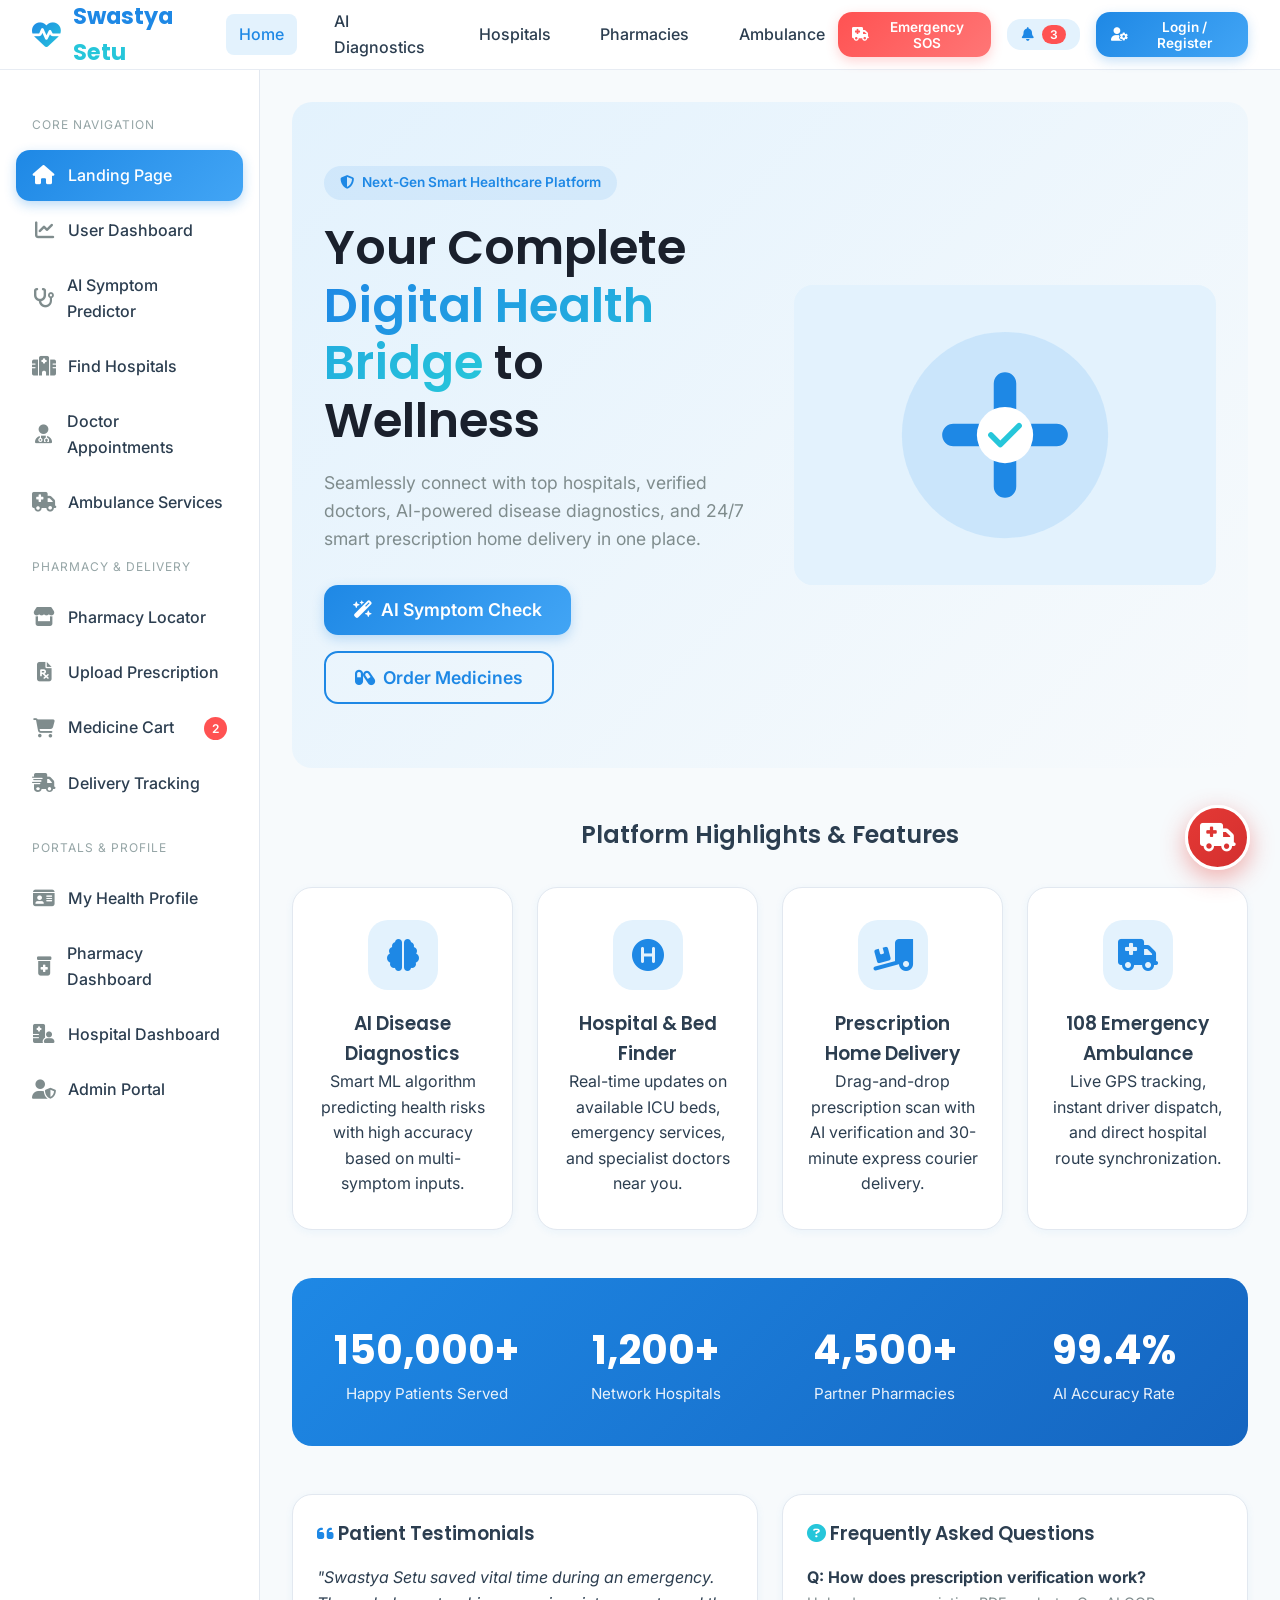
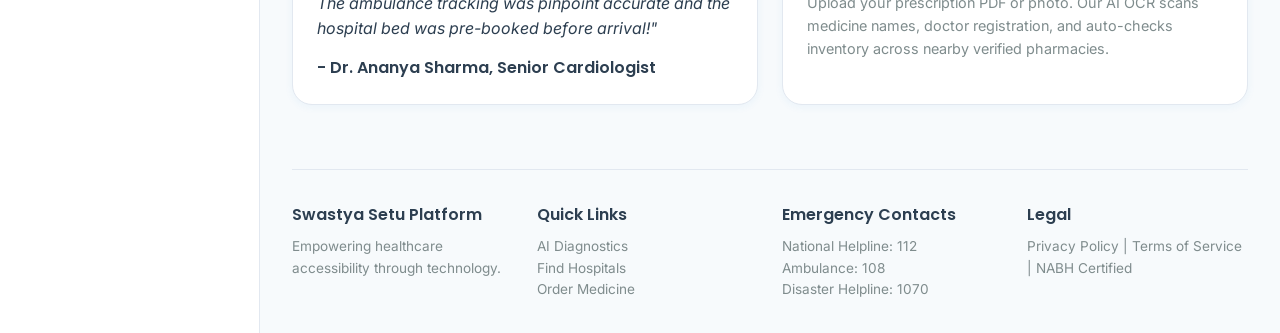
<file: index.html>
<!DOCTYPE html>
<html lang="en">
<head>
  <meta charset="UTF-8">
  <meta name="viewport" content="width=device-width, initial-scale=1.0">
  <title>Swastya Setu – Smart Healthcare Assistance Platform</title>
  <!-- Google Fonts & FontAwesome -->
  <link rel="stylesheet" href="https://cdnjs.cloudflare.com/ajax/libs/font-awesome/6.4.0/css/all.min.css">
  <link rel="stylesheet" href="css/styles.css">
</head>
<body>

  <!-- App Header -->
  <header class="app-header glass-nav">
    <div class="brand-logo">
      <i class="fa-solid fa-heart-pulse"></i>
      <span>Swastya <span style="color: var(--accent);">Setu</span></span>
    </div>

    <nav class="nav-links">
      <a class="nav-link active" onclick="switchView('view-landing')">Home</a>
      <a class="nav-link" onclick="switchView('view-disease-prediction')">AI Diagnostics</a>
      <a class="nav-link" onclick="switchView('view-hospital-locator')">Hospitals</a>
      <a class="nav-link" onclick="switchView('view-pharmacy-locator')">Pharmacies</a>
      <a class="nav-link" onclick="switchView('view-ambulance-module')">Ambulance</a>
    </nav>

    <div class="header-actions">
      <button class="btn btn-danger btn-sm" onclick="openSOSModal()">
        <i class="fa-solid fa-truck-medical"></i> Emergency SOS
      </button>

      <button class="btn btn-secondary btn-sm" onclick="toggleNotifications()" style="position: relative;">
        <i class="fa-solid fa-bell"></i>
        <span class="badge-count" id="notif-badge">3</span>
      </button>

      <button class="btn btn-primary btn-sm" onclick="openAuthModal('user-login')" id="auth-btn">
        <i class="fa-solid fa-user-gear"></i> Login / Register
      </button>
    </div>
  </header>

  <div class="app-container">
    <!-- Collapsible Sidebar Navigation -->
    <aside class="sidebar" id="app-sidebar">
      <div class="sidebar-heading">Core Navigation</div>
      <div class="sidebar-menu">
        <div class="sidebar-item active" onclick="switchView('view-landing')" id="side-landing">
          <i class="fa-solid fa-house"></i>
          <span class="sidebar-text">Landing Page</span>
        </div>
        <div class="sidebar-item" onclick="switchView('view-dashboard')" id="side-dashboard">
          <i class="fa-solid fa-chart-line"></i>
          <span class="sidebar-text">User Dashboard</span>
        </div>
        <div class="sidebar-item" onclick="switchView('view-disease-prediction')" id="side-prediction">
          <i class="fa-solid fa-stethoscope"></i>
          <span class="sidebar-text">AI Symptom Predictor</span>
        </div>
        <div class="sidebar-item" onclick="switchView('view-hospital-locator')" id="side-hospitals">
          <i class="fa-solid fa-hospital"></i>
          <span class="sidebar-text">Find Hospitals</span>
        </div>
        <div class="sidebar-item" onclick="switchView('view-doctor-appointment')" id="side-doctors">
          <i class="fa-solid fa-user-doctor"></i>
          <span class="sidebar-text">Doctor Appointments</span>
        </div>
        <div class="sidebar-item" onclick="switchView('view-ambulance-module')" id="side-ambulance">
          <i class="fa-solid fa-truck-medical"></i>
          <span class="sidebar-text">Ambulance Services</span>
        </div>
      </div>

      <div class="sidebar-heading">Pharmacy & Delivery</div>
      <div class="sidebar-menu">
        <div class="sidebar-item" onclick="switchView('view-pharmacy-locator')" id="side-pharmacy">
          <i class="fa-solid fa-store"></i>
          <span class="sidebar-text">Pharmacy Locator</span>
        </div>
        <div class="sidebar-item" onclick="switchView('view-upload-prescription')" id="side-upload-rx">
          <i class="fa-solid fa-file-prescription"></i>
          <span class="sidebar-text">Upload Prescription</span>
        </div>
        <div class="sidebar-item" onclick="switchView('view-medicine-cart')" id="side-cart">
          <i class="fa-solid fa-cart-shopping"></i>
          <span class="sidebar-text">Medicine Cart</span>
          <span class="badge-count" id="cart-badge-count">2</span>
        </div>
        <div class="sidebar-item" onclick="switchView('view-delivery-tracking')" id="side-delivery">
          <i class="fa-solid fa-truck-fast"></i>
          <span class="sidebar-text">Delivery Tracking</span>
        </div>
      </div>

      <div class="sidebar-heading">Portals & Profile</div>
      <div class="sidebar-menu">
        <div class="sidebar-item" onclick="switchView('view-profile')" id="side-profile">
          <i class="fa-solid fa-id-card"></i>
          <span class="sidebar-text">My Health Profile</span>
        </div>
        <div class="sidebar-item" onclick="switchView('view-pharmacy-dashboard')" id="side-pharmacy-dash">
          <i class="fa-solid fa-prescription-bottle-medical"></i>
          <span class="sidebar-text">Pharmacy Dashboard</span>
        </div>
        <div class="sidebar-item" onclick="switchView('view-hospital-dashboard')" id="side-hospital-dash">
          <i class="fa-solid fa-hospital-user"></i>
          <span class="sidebar-text">Hospital Dashboard</span>
        </div>
        <div class="sidebar-item" onclick="switchView('view-admin-dashboard')" id="side-admin-dash">
          <i class="fa-solid fa-user-shield"></i>
          <span class="sidebar-text">Admin Portal</span>
        </div>
      </div>
    </aside>

    <!-- Main Content Container -->
    <main class="main-content">

      <!-- 1. LANDING PAGE VIEW -->
      <section id="view-landing" class="view-section active">
        <div class="hero-section">
          <div class="hero-content">
            <div class="hero-badge">
              <i class="fa-solid fa-shield-halved"></i> Next-Gen Smart Healthcare Platform
            </div>
            <h1 class="hero-title">Your Complete <span>Digital Health Bridge</span> to Wellness</h1>
            <p class="hero-subtitle">
              Seamlessly connect with top hospitals, verified doctors, AI-powered disease diagnostics, and 24/7 smart prescription home delivery in one place.
            </p>
            <div class="hero-actions">
              <button class="btn btn-primary btn-lg" onclick="switchView('view-disease-prediction')">
                <i class="fa-solid fa-wand-magic-sparkles"></i> AI Symptom Check
              </button>
              <button class="btn btn-outline btn-lg" onclick="switchView('view-pharmacy-locator')">
                <i class="fa-solid fa-capsules"></i> Order Medicines
              </button>
            </div>
          </div>
          <div class="hero-illustration">
            <svg width="450" height="320" viewBox="0 0 450 320" fill="none" xmlns="http://www.w3.org/2000/svg">
              <rect width="450" height="320" rx="20" fill="#E3F2FD"/>
              <circle cx="225" cy="160" r="110" fill="#BBDEFB" opacity="0.6"/>
              <path d="M170 160 H280 M225 105 V215" stroke="#1E88E5" stroke-width="24" stroke-linecap="round"/>
              <circle cx="225" cy="160" r="30" fill="#FFFFFF"/>
              <path d="M210 160 L220 170 L240 150" stroke="#26C6DA" stroke-width="6" stroke-linecap="round" stroke-linejoin="round"/>
            </svg>
          </div>
        </div>

        <!-- Features Grid -->
        <h2 style="text-align: center; margin-bottom: 2rem;">Platform Highlights & Features</h2>
        <div class="grid-4" style="margin-bottom: 3rem;">
          <div class="card feature-card" onclick="switchView('view-disease-prediction')">
            <div class="feature-icon"><i class="fa-solid fa-brain"></i></div>
            <h3>AI Disease Diagnostics</h3>
            <p>Smart ML algorithm predicting health risks with high accuracy based on multi-symptom inputs.</p>
          </div>
          <div class="card feature-card" onclick="switchView('view-hospital-locator')">
            <div class="feature-icon"><i class="fa-solid fa-hospital-symbol"></i></div>
            <h3>Hospital & Bed Finder</h3>
            <p>Real-time updates on available ICU beds, emergency services, and specialist doctors near you.</p>
          </div>
          <div class="card feature-card" onclick="switchView('view-upload-prescription')">
            <div class="feature-icon"><i class="fa-solid fa-truck-ramp-box"></i></div>
            <h3>Prescription Home Delivery</h3>
            <p>Drag-and-drop prescription scan with AI verification and 30-minute express courier delivery.</p>
          </div>
          <div class="card feature-card" onclick="switchView('view-ambulance-module')">
            <div class="feature-icon"><i class="fa-solid fa-truck-medical"></i></div>
            <h3>108 Emergency Ambulance</h3>
            <p>Live GPS tracking, instant driver dispatch, and direct hospital route synchronization.</p>
          </div>
        </div>

        <!-- Live Statistics Counter -->
        <div class="stats-bar">
          <div class="stat-item">
            <div class="stat-number">150,000+</div>
            <div class="stat-label">Happy Patients Served</div>
          </div>
          <div class="stat-item">
            <div class="stat-number">1,200+</div>
            <div class="stat-label">Network Hospitals</div>
          </div>
          <div class="stat-item">
            <div class="stat-number">4,500+</div>
            <div class="stat-label">Partner Pharmacies</div>
          </div>
          <div class="stat-item">
            <div class="stat-number">99.4%</div>
            <div class="stat-label">AI Accuracy Rate</div>
          </div>
        </div>

        <!-- Testimonials & FAQ Accordion -->
        <div class="grid-2" style="margin-top: 3rem;">
          <div class="card">
            <h3><i class="fa-solid fa-quote-left" style="color: var(--primary);"></i> Patient Testimonials</h3>
            <div style="margin-top: 1rem;">
              <p style="font-style: italic;">"Swastya Setu saved vital time during an emergency. The ambulance tracking was pinpoint accurate and the hospital bed was pre-booked before arrival!"</p>
              <h4 style="margin-top: 0.8rem;">- Dr. Ananya Sharma, Senior Cardiologist</h4>
            </div>
          </div>

          <div class="card">
            <h3><i class="fa-solid fa-circle-question" style="color: var(--accent);"></i> Frequently Asked Questions</h3>
            <div style="margin-top: 1rem;">
              <p><strong>Q: How does prescription verification work?</strong></p>
              <p style="color: var(--text-muted); font-size: 0.9rem;">Upload your prescription PDF or photo. Our AI OCR scans medicine names, doctor registration, and auto-checks inventory across nearby verified pharmacies.</p>
            </div>
          </div>
        </div>

        <!-- Footer -->
        <footer style="margin-top: 4rem; padding-top: 2rem; border-top: 1px solid var(--border-color); color: var(--text-muted);">
          <div class="grid-4">
            <div>
              <h4 style="color: var(--text-main);">Swastya Setu Platform</h4>
              <p style="font-size: 0.85rem; margin-top: 0.5rem;">Empowering healthcare accessibility through technology.</p>
            </div>
            <div>
              <h4 style="color: var(--text-main);">Quick Links</h4>
              <ul style="font-size: 0.85rem; margin-top: 0.5rem;">
                <li><a onclick="switchView('view-disease-prediction')">AI Diagnostics</a></li>
                <li><a onclick="switchView('view-hospital-locator')">Find Hospitals</a></li>
                <li><a onclick="switchView('view-pharmacy-locator')">Order Medicine</a></li>
              </ul>
            </div>
            <div>
              <h4 style="color: var(--text-main);">Emergency Contacts</h4>
              <p style="font-size: 0.85rem; margin-top: 0.5rem;">National Helpline: 112<br>Ambulance: 108<br>Disaster Helpline: 1070</p>
            </div>
            <div>
              <h4 style="color: var(--text-main);">Legal</h4>
              <p style="font-size: 0.85rem; margin-top: 0.5rem;">Privacy Policy | Terms of Service | NABH Certified</p>
            </div>
          </div>
        </footer>
      </section>

      <!-- 2. USER DASHBOARD VIEW -->
      <section id="view-dashboard" class="view-section">
        <div class="welcome-banner">
          <div>
            <h2>Welcome back, Rajesh Kumar! 👋</h2>
            <p>Your Health Profile Status: <strong style="color: #E0F7FA;">88% Complete (Optimal)</strong></p>
          </div>
          <button class="btn btn-outline" style="color: white; border-color: white;" onclick="switchView('view-profile')">
            <i class="fa-solid fa-id-card"></i> View Full Profile
          </button>
        </div>

        <!-- Health Summary Cards -->
        <h3 style="margin-bottom: 1rem;">Vitals & Health Summary</h3>
        <div class="grid-4" style="margin-bottom: 2rem;">
          <div class="card">
            <div style="display: flex; justify-content: space-between; align-items: center;">
              <span style="color: var(--text-muted);"><i class="fa-solid fa-heart-pulse" style="color: #E53935;"></i> Heart Rate</span>
              <span class="badge-card badge-open">Normal</span>
            </div>
            <h2 style="margin-top: 0.5rem;">72 <span style="font-size: 0.9rem; color: var(--text-muted);">BPM</span></h2>
          </div>

          <div class="card">
            <div style="display: flex; justify-content: space-between; align-items: center;">
              <span style="color: var(--text-muted);"><i class="fa-solid fa-droplet" style="color: var(--primary);"></i> Blood Pressure</span>
              <span class="badge-card badge-open">Optimal</span>
            </div>
            <h2 style="margin-top: 0.5rem;">120/80 <span style="font-size: 0.9rem; color: var(--text-muted);">mmHg</span></h2>
          </div>

          <div class="card">
            <div style="display: flex; justify-content: space-between; align-items: center;">
              <span style="color: var(--text-muted);"><i class="fa-solid fa-wind" style="color: var(--accent);"></i> Oxygen Saturation</span>
              <span class="badge-card badge-open">Normal</span>
            </div>
            <h2 style="margin-top: 0.5rem;">98% <span style="font-size: 0.9rem; color: var(--text-muted);">SpO2</span></h2>
          </div>

          <div class="card">
            <div style="display: flex; justify-content: space-between; align-items: center;">
              <span style="color: var(--text-muted);"><i class="fa-solid fa-weight-scale" style="color: var(--warning);"></i> BMI Index</span>
              <span class="badge-card badge-govt">23.4</span>
            </div>
            <h2 style="margin-top: 0.5rem;">Normal <span style="font-size: 0.9rem; color: var(--text-muted);">71 kg</span></h2>
          </div>
        </div>

        <!-- Quick Actions Grid -->
        <h3 style="margin-bottom: 1rem;">Quick Medical Actions</h3>
        <div class="grid-4" style="margin-bottom: 2rem;">
          <div class="card quick-action-card" onclick="switchView('view-disease-prediction')">
            <i class="fa-solid fa-stethoscope"></i>
            <h4>Predict Disease</h4>
            <span style="font-size: 0.8rem; color: var(--text-muted);">Symptom checker</span>
          </div>
          <div class="card quick-action-card" onclick="switchView('view-hospital-locator')">
            <i class="fa-solid fa-hospital"></i>
            <h4>Search Hospitals</h4>
            <span style="font-size: 0.8rem; color: var(--text-muted);">Live bed availability</span>
          </div>
          <div class="card quick-action-card" onclick="switchView('view-pharmacy-locator')">
            <i class="fa-solid fa-store"></i>
            <h4>Search Pharmacies</h4>
            <span style="font-size: 0.8rem; color: var(--text-muted);">Get 20% discount</span>
          </div>
          <div class="card quick-action-card" onclick="switchView('view-upload-prescription')">
            <i class="fa-solid fa-file-arrow-up"></i>
            <h4>Upload Rx</h4>
            <span style="font-size: 0.8rem; color: var(--text-muted);">AI Order Match</span>
          </div>
        </div>

        <!-- Recent Activities & Upcoming Appointments -->
        <div class="grid-2">
          <div class="card">
            <h3><i class="fa-solid fa-calendar-check" style="color: var(--primary);"></i> Upcoming Appointments</h3>
            <div style="margin-top: 1rem; padding: 1rem; background: var(--primary-light); border-radius: var(--radius-md);">
              <div style="display: flex; justify-content: space-between;">
                <strong>Dr. Priya Verma (Cardiologist)</strong>
                <span class="badge-card badge-open">Tomorrow, 10:30 AM</span>
              </div>
              <p style="font-size: 0.85rem; color: var(--text-muted); margin-top: 4px;">Apollo Multi-specialty Hospital, Desk #4</p>
              <div style="margin-top: 10px; display: flex; gap: 8px;">
                <button class="btn btn-primary btn-sm"><i class="fa-solid fa-video"></i> Join Video Call</button>
                <button class="btn btn-outline btn-sm">Reschedule</button>
              </div>
            </div>
          </div>

          <div class="card">
            <h3><i class="fa-solid fa-clock-rotate-left" style="color: var(--accent);"></i> Recent Activity Timeline</h3>
            <div class="timeline" style="margin-top: 1rem;">
              <div class="timeline-step completed">
                <strong>Medicine Order Delivered (#ORD-9482)</strong>
                <p style="font-size: 0.8rem; color: var(--text-muted);">Paracetamol 500mg, Amoxicillin - Yesterday 4:15 PM</p>
              </div>
              <div class="timeline-step completed">
                <strong>Blood Test Report Uploaded</strong>
                <p style="font-size: 0.8rem; color: var(--text-muted);">Metropolis Diagnostics - 4 Days Ago</p>
              </div>
            </div>
          </div>
        </div>
      </section>

      <!-- 3. AI DISEASE PREDICTION VIEW -->
      <section id="view-disease-prediction" class="view-section">
        <h2><i class="fa-solid fa-wand-magic-sparkles" style="color: var(--primary);"></i> AI Health Diagnostics & Symptom Checker</h2>
        <p style="color: var(--text-muted); margin-bottom: 1.5rem;">Select your current symptoms below or search to get instant machine learning predictions, specialist recommendations, and medication suggestions.</p>

        <div class="card" style="margin-bottom: 2rem;">
          <div class="form-group">
            <label class="form-label">Search & Filter Symptoms</label>
            <input type="text" class="form-input" id="symptom-search" placeholder="Type symptom e.g. Fever, Cough, Chest Pain..." onkeyup="filterSymptomChips()">
          </div>

          <label class="form-label">Common Symptoms (Click to select/deselect)</label>
          <div class="symptom-chip-container" id="symptom-chip-box">
            <!-- Dynamic Chips JS -->
          </div>

          <div style="display: flex; justify-content: space-between; align-items: center; margin-top: 1rem;">
            <span id="selected-symptom-count" style="font-weight: 600; color: var(--primary);">0 symptoms selected</span>
            <button class="btn btn-primary" onclick="runDiseasePrediction()">
              <i class="fa-solid fa-microchip"></i> Predict Disease Now
            </button>
          </div>
        </div>

        <!-- Prediction Result Container -->
        <div class="card" id="prediction-result-card" style="display: none;">
          <div style="display: flex; justify-content: space-between; align-items: flex-start;">
            <div>
              <span class="badge-card badge-urgent" id="pred-severity">High Match</span>
              <h2 id="pred-disease-title" style="margin-top: 0.5rem;">Acute Respiratory Bronchitis</h2>
              <p id="pred-disease-desc" style="color: var(--text-muted); margin-top: 0.5rem;">Lower respiratory tract inflammation causing cough and chest discomfort.</p>
            </div>
            <div style="text-align: right;">
              <h2 style="color: var(--primary);" id="pred-confidence-text">92%</h2>
              <span style="font-size: 0.8rem; color: var(--text-muted);">AI Confidence Score</span>
            </div>
          </div>

          <div class="confidence-bar">
            <div class="confidence-fill" id="pred-confidence-bar" style="width: 92%;"></div>
          </div>

          <div class="grid-3" style="margin-top: 1.5rem;">
            <div>
              <h4><i class="fa-solid fa-user-doctor" style="color: var(--primary);"></i> Recommended Specialist</h4>
              <p id="pred-specialist" style="font-weight: 600;">General Physician</p>
            </div>
            <div>
              <h4><i class="fa-solid fa-hand-holding-medical" style="color: var(--accent);"></i> Clinical Guidance</h4>
              <p id="pred-medicines">Consult qualified doctor for clinical evaluation and prescription.</p>
            </div>
            <div>
              <h4><i class="fa-solid fa-notes-medical"></i> General Precautions</h4>
              <p id="pred-precautions">Adequate rest, hydration, and monitoring.</p>
            </div>
          </div>

          <div style="margin-top: 1rem; padding: 0.75rem 1rem; background: #fffbeb; border: 1px solid #fef3c7; border-radius: 8px; font-size: 0.8rem; color: #92400e;">
            <i class="fa-solid fa-circle-info"></i> <strong>Medical Disclaimer:</strong> This automated analysis is an educational prototype and decision-support demonstration. It is NOT a substitute for professional clinical diagnosis. If experiencing acute distress, call 108 immediately.
          </div>

          <div style="margin-top: 2rem; display: flex; gap: 1rem; flex-wrap: wrap;">
            <button class="btn btn-primary" onclick="switchView('view-doctor-appointment')">
              <i class="fa-solid fa-calendar-plus"></i> Book Specialist Appointment
            </button>
            <button class="btn btn-secondary" onclick="switchView('view-pharmacy-locator')">
              <i class="fa-solid fa-cart-shopping"></i> Order Suggested Medicines
            </button>
            <button class="btn btn-outline" onclick="showToast('Diagnostic Report Downloaded as PDF', 'success')">
              <i class="fa-solid fa-download"></i> Download Report PDF
            </button>
          </div>
        </div>
      </section>

      <!-- 4. HOSPITAL LOCATOR VIEW -->
      <section id="view-hospital-locator" class="view-section">
        <h2><i class="fa-solid fa-hospital" style="color: var(--primary);"></i> Smart Hospital & Bed Locator</h2>
        <p style="color: var(--text-muted); margin-bottom: 1.5rem;">Find real-time bed availability, emergency ICUs, and specialists near your current location.</p>

        <!-- Search & Filter Controls -->
        <div class="card" style="margin-bottom: 1.5rem;">
          <div class="grid-3">
            <div>
              <label class="form-label">Search Hospital Name / City</label>
              <input type="text" class="form-input" id="hosp-search-input" placeholder="e.g. Apollo, AIIMS, Delhi..." onkeyup="filterHospitals()">
            </div>
            <div>
              <label class="form-label">Specialization</label>
              <select class="form-select" id="hosp-spec-select" onchange="filterHospitals()">
                <option value="all">All Specializations</option>
                <option value="Cardiology">Cardiology</option>
                <option value="Neurology">Neurology</option>
                <option value="Orthopedics">Orthopedics</option>
                <option value="Pediatrics">Pediatrics</option>
              </select>
            </div>
            <div>
              <label class="form-label">Facility Type</label>
              <select class="form-select" id="hosp-type-select" onchange="filterHospitals()">
                <option value="all">Government & Private</option>
                <option value="Govt">Government</option>
                <option value="Private">Private</option>
              </select>
            </div>
          </div>
        </div>

        <!-- Map Placeholder -->
        <div class="map-placeholder" style="margin-bottom: 2rem;">
          <div class="map-overlay-controls">
            <button class="btn btn-sm btn-primary"><i class="fa-solid fa-location-crosshairs"></i> Use Current GPS</button>
            <button class="btn btn-sm btn-secondary"><i class="fa-solid fa-layer-group"></i> Toggle Satellite View</button>
          </div>
          <!-- Interactive Map Pins -->
          <div class="map-pin" style="top: 35%; left: 45%;" onclick="showToast('Selected: Apollo Hospital - 14 ICU Beds Available', 'info')">
            <span class="map-pin-label">Apollo (14 Beds)</span>
            <i class="fa-solid fa-location-dot"></i>
          </div>
          <div class="map-pin" style="top: 60%; left: 70%;" onclick="showToast('Selected: City Care Clinic - 4 Beds Available', 'info')">
            <span class="map-pin-label">City Care (4 Beds)</span>
            <i class="fa-solid fa-location-dot" style="color: var(--accent);"></i>
          </div>
          <span style="color: #0284C7; font-weight: 600; text-align: center;">
            <i class="fa-solid fa-map-location-dot" style="font-size: 3rem; opacity: 0.5;"></i><br>
            Interactive Live Hospital GPS Radar Map
          </span>
        </div>

        <!-- Hospital Cards Container -->
        <div class="grid-3" id="hospitals-card-grid">
          <!-- Rendered via JS -->
        </div>
      </section>

      <!-- 5. DOCTOR APPOINTMENTS VIEW -->
      <section id="view-doctor-appointment" class="view-section">
        <h2><i class="fa-solid fa-user-doctor" style="color: var(--primary);"></i> Book Specialist Doctor Consultations</h2>
        <p style="color: var(--text-muted); margin-bottom: 1.5rem;">Choose experienced healthcare professionals for in-clinic visits or video consultations.</p>

        <div class="grid-3" id="doctors-card-grid">
          <!-- Rendered via JS -->
        </div>
      </section>

      <!-- 6. AMBULANCE MODULE VIEW -->
      <section id="view-ambulance-module" class="view-section">
        <div class="welcome-banner" style="background: linear-gradient(135deg, #E53935, #D32F2F);">
          <div>
            <h2><i class="fa-solid fa-truck-medical"></i> Emergency 108 Ambulance SOS Dispatch</h2>
            <p>One-click instant dispatch connects with nearest Advanced Life Support (ALS) vehicle.</p>
          </div>
          <button class="btn btn-lg btn-outline" style="color: white; border-color: white;" onclick="openSOSModal()">
            <i class="fa-solid fa-bell"></i> Trigger Rapid Dispatch
          </button>
        </div>

        <!-- Live Ambulance Map Placeholder -->
        <div class="map-placeholder" style="margin-bottom: 2rem; border-color: var(--danger);">
          <div class="map-pin" style="top: 50%; left: 50%;">
            <span class="map-pin-label" style="background: var(--danger); color: white;">Ambulance #MH-02-EX (2.4 km away)</span>
            <i class="fa-solid fa-truck-medical" style="color: var(--danger); font-size: 2.5rem;"></i>
          </div>
          <span style="color: #991B1B; font-weight: 600;">
            <i class="fa-solid fa-satellite-dish" style="font-size: 3rem; opacity: 0.5;"></i><br>
            Active Ambulance Live Tracking Radar (ETA: 8 Mins)
          </span>
        </div>

        <h3 style="margin-bottom: 1rem;">Nearby Active Ambulances</h3>
        <div class="grid-3">
          <div class="card">
            <div style="display: flex; justify-content: space-between;">
              <span class="badge-card badge-urgent">ALS Unit</span>
              <span style="font-weight: 600; color: var(--success);">Available</span>
            </div>
            <h3 style="margin-top: 0.5rem;">Apex Cardiac Ambulance</h3>
            <p style="font-size: 0.85rem; color: var(--text-muted);">Driver: Ramesh Kumar (★ 4.9)</p>
            <p style="font-weight: 600; margin-top: 0.5rem;"><i class="fa-solid fa-clock"></i> ETA: 6 Mins (1.8 km)</p>
            <div style="margin-top: 1rem; display: flex; gap: 8px;">
              <button class="btn btn-danger btn-sm" onclick="showToast('Calling Driver Ramesh Kumar at +91 9876543210', 'info')"><i class="fa-solid fa-phone"></i> Call Driver</button>
              <button class="btn btn-outline btn-sm" onclick="showToast('Dispatch Confirmed! Vehicle enroute.', 'success')">Dispatch</button>
            </div>
          </div>
        </div>
      </section>

      <!-- 7. PHARMACY LOCATOR VIEW -->
      <section id="view-pharmacy-locator" class="view-section">
        <h2><i class="fa-solid fa-store" style="color: var(--primary);"></i> Smart Pharmacy Finder & Medicine Delivery</h2>
        <p style="color: var(--text-muted); margin-bottom: 1.5rem;">Find 24/7 verified pharmacies, check drug stocks, and request doorstep delivery.</p>

        <!-- Filters -->
        <div class="card" style="margin-bottom: 1.5rem;">
          <div class="grid-4">
            <input type="text" class="form-input" id="pharmacy-search" placeholder="Search pharmacy name..." onkeyup="filterPharmacies()">
            <select class="form-select" id="pharmacy-filter-type" onchange="filterPharmacies()">
              <option value="all">All Pharmacies</option>
              <option value="24x7">24x7 Open</option>
              <option value="delivery">Express Home Delivery</option>
            </select>
            <button class="btn btn-primary" onclick="switchView('view-upload-prescription')">
              <i class="fa-solid fa-file-arrow-up"></i> Upload Rx for Auto Match
            </button>
            <button class="btn btn-secondary" onclick="switchView('view-medicine-cart')">
              <i class="fa-solid fa-cart-shopping"></i> View Cart (<span id="cart-count-btn">2</span>)
            </button>
          </div>
        </div>

        <div class="grid-3" id="pharmacy-card-grid">
          <!-- Rendered via JS -->
        </div>
      </section>

      <!-- 8. UPLOAD PRESCRIPTION VIEW -->
      <section id="view-upload-prescription" class="view-section">
        <h2><i class="fa-solid fa-file-prescription" style="color: var(--primary);"></i> Upload Doctor Prescription</h2>
        <p style="color: var(--text-muted); margin-bottom: 1.5rem;">Upload your doctor's prescription (Image or PDF) for AI OCR extraction and medicine price estimation.</p>

        <div class="card">
          <div class="upload-dropzone" onclick="triggerFileInput()">
            <i class="fa-solid fa-cloud-arrow-up" style="font-size: 3.5rem; color: var(--primary); margin-bottom: 1rem;"></i>
            <h3>Drag & Drop Prescription File Here</h3>
            <p style="color: var(--text-muted); margin-top: 0.5rem;">Supports JPG, PNG, PDF (Max size: 10MB)</p>
            <input type="file" id="rx-file-input" style="display: none;" onchange="handleRxFileSelect(event)">
          </div>

          <div class="upload-preview" id="rx-preview-box" style="display: none;">
            <i class="fa-solid fa-file-pdf" style="font-size: 2.5rem; color: var(--danger);"></i>
            <div style="flex: 1;">
              <strong id="rx-file-name">Prescription_Dr_Sharma.pdf</strong>
              <p style="font-size: 0.8rem; color: var(--text-muted);" id="rx-file-size">1.4 MB • Uploaded</p>
            </div>
            <button class="btn btn-sm btn-danger" onclick="removeRxFile()"><i class="fa-solid fa-trash"></i> Remove</button>
          </div>

          <div style="margin-top: 2rem; display: flex; justify-content: flex-end; gap: 1rem;">
            <button class="btn btn-outline" onclick="switchView('view-pharmacy-locator')">Cancel</button>
            <button class="btn btn-primary" onclick="simulateAIVerification()">
              <i class="fa-solid fa-wand-magic-sparkles"></i> Process & Scan Prescription
            </button>
          </div>
        </div>
      </section>

      <!-- 9. AI PRESCRIPTION VERIFICATION VIEW -->
      <section id="view-prescription-verification" class="view-section">
        <div class="card" style="border-top: 5px solid var(--success);">
          <div style="display: flex; justify-content: space-between; align-items: center;">
            <div>
              <span class="badge-card badge-open"><i class="fa-solid fa-circle-check"></i> AI Prescription Verified</span>
              <h2 style="margin-top: 0.5rem;">Verification Summary & Price Breakdown</h2>
            </div>
            <span style="font-weight: 600; color: var(--text-muted);">Rx ID: #RX-2026-9481</span>
          </div>

          <div class="grid-3" style="margin-top: 1.5rem; background: var(--bg); padding: 1rem; border-radius: var(--radius-md);">
            <div><strong>Doctor Name:</strong> Dr. R. K. Saxena (MD)</div>
            <div><strong>Prescription Date:</strong> Aug 04, 2026</div>
            <div><strong>Expiry Status:</strong> <span style="color: var(--success); font-weight: 600;">Valid (Active)</span></div>
          </div>

          <h3 style="margin-top: 1.5rem; margin-bottom: 1rem;">Extracted Medicine Items</h3>
          <div style="overflow-x: auto;">
            <table style="width: 100%; border-collapse: collapse; text-align: left;">
              <thead>
                <tr style="border-bottom: 2px solid var(--border-color); color: var(--text-muted);">
                  <th style="padding: 10px;">Medicine Name</th>
                  <th style="padding: 10px;">Dosage</th>
                  <th style="padding: 10px;">Stock Status</th>
                  <th style="padding: 10px;">Price</th>
                  <th style="padding: 10px;">Action</th>
                </tr>
              </thead>
              <tbody>
                <tr style="border-bottom: 1px solid var(--border-color);">
                  <td style="padding: 12px;"><strong>Amoxicillin 500mg (Cap)</strong></td>
                  <td>10 Days (1-0-1)</td>
                  <td><span class="badge-card badge-open">In Stock</span></td>
                  <td>₹120.00</td>
                  <td><button class="btn btn-sm btn-secondary" onclick="addToCart('Amoxicillin 500mg', 120)"><i class="fa-solid fa-plus"></i> Add</button></td>
                </tr>
                <tr style="border-bottom: 1px solid var(--border-color);">
                  <td style="padding: 12px;"><strong>Paracetamol 650mg (Tab)</strong></td>
                  <td>5 Days (SOS)</td>
                  <td><span class="badge-card badge-open">In Stock</span></td>
                  <td>₹45.00</td>
                  <td><button class="btn btn-sm btn-secondary" onclick="addToCart('Paracetamol 650mg', 45)"><i class="fa-solid fa-plus"></i> Add</button></td>
                </tr>
              </tbody>
            </table>
          </div>

          <div style="margin-top: 2rem; display: flex; justify-content: space-between; align-items: center;">
            <div>
              <p style="font-size: 0.9rem; color: var(--text-muted);">Estimated Delivery Time: <strong>35 Mins</strong></p>
            </div>
            <button class="btn btn-primary btn-lg" onclick="switchView('view-medicine-cart')">
              <i class="fa-solid fa-arrow-right"></i> Proceed to Medicine Cart
            </button>
          </div>
        </div>
      </section>

      <!-- 10. MEDICINE CART VIEW -->
      <section id="view-medicine-cart" class="view-section">
        <h2><i class="fa-solid fa-cart-shopping" style="color: var(--primary);"></i> Medicine Checkout Cart</h2>

        <div class="grid-3" style="margin-top: 1.5rem;">
          <div class="card" style="grid-column: span 2;">
            <h3>Order Items</h3>
            <div id="cart-items-container">
              <!-- Rendered via JS -->
            </div>
          </div>

          <div class="card">
            <h3>Bill Summary</h3>
            <div style="margin-top: 1rem; display: flex; flex-direction: column; gap: 10px;">
              <div style="display: flex; justify-content: space-between;"><span>Item Subtotal</span><span id="cart-subtotal">₹165.00</span></div>
              <div style="display: flex; justify-content: space-between;"><span>Express Delivery Charges</span><span id="cart-delivery">₹25.00</span></div>
              <div style="display: flex; justify-content: space-between;"><span>GST (12%)</span><span id="cart-gst">₹19.80</span></div>
              <hr style="border: 0; border-top: 1px solid var(--border-color);">
              <div style="display: flex; justify-content: space-between; font-size: 1.2rem; font-weight: 700;">
                <span>Total Amount payable</span><span style="color: var(--primary);" id="cart-total">₹209.80</span>
              </div>
            </div>

            <div class="form-group" style="margin-top: 1.5rem;">
              <label class="form-label">Apply Promo Code</label>
              <div style="display: flex; gap: 8px;">
                <input type="text" class="form-input" id="coupon-code" placeholder="e.g. SWASTYA50">
                <button class="btn btn-secondary" onclick="applyCoupon()">Apply</button>
              </div>
            </div>

            <button class="btn btn-primary btn-lg" style="width: 100%; margin-top: 1rem;" onclick="processCheckout()">
              <i class="fa-solid fa-lock"></i> Confirm & Pay Now
            </button>
          </div>
        </div>
      </section>

      <!-- 11. DELIVERY TRACKING VIEW -->
      <section id="view-delivery-tracking" class="view-section">
        <h2><i class="fa-solid fa-truck-fast" style="color: var(--primary);"></i> Live Order Delivery Tracking</h2>

        <div class="grid-3" style="margin-top: 1.5rem;">
          <div class="card">
            <h3>Order Status Timeline</h3>
            <div class="timeline">
              <div class="timeline-step completed">
                <strong>Prescription Uploaded & Verified</strong>
                <p style="font-size: 0.8rem; color: var(--text-muted);">10:15 AM</p>
              </div>
              <div class="timeline-step completed">
                <strong>Order Packed at Apollo Pharmacy</strong>
                <p style="font-size: 0.8rem; color: var(--text-muted);">10:25 AM</p>
              </div>
              <div class="timeline-step active">
                <strong>Out for Home Delivery</strong>
                <p style="font-size: 0.8rem; color: var(--text-muted);">Agent assigned & in transit</p>
              </div>
              <div class="timeline-step">
                <strong>Delivered to Doorstep</strong>
                <p style="font-size: 0.8rem; color: var(--text-muted);">ETA: 10:45 AM</p>
              </div>
            </div>
          </div>

          <div class="card" style="grid-column: span 2;">
            <div class="map-placeholder" style="height: 280px; margin-bottom: 1rem;">
              <div class="map-pin" style="top: 45%; left: 60%;">
                <span class="map-pin-label" style="background: var(--primary); color: white;">Delivery Partner: Vikram</span>
                <i class="fa-solid fa-motorcycle" style="color: var(--primary); font-size: 2rem;"></i>
              </div>
              <span style="color: var(--primary); font-weight: 600;">Live Delivery GPS Route</span>
            </div>

            <div style="display: flex; align-items: center; justify-content: space-between; background: var(--bg); padding: 1rem; border-radius: var(--radius-md);">
              <div style="display: flex; align-items: center; gap: 12px;">
                <i class="fa-solid fa-circle-user" style="font-size: 2.5rem; color: var(--text-muted);"></i>
                <div>
                  <strong>Vikram Singh (Courier)</strong>
                  <p style="font-size: 0.8rem; color: var(--text-muted);">Vehicle: Hero Splendor (MH-12-AB-9812)</p>
                </div>
              </div>
              <button class="btn btn-primary" onclick="showToast('Calling Courier Vikram at +91 9988776655', 'info')">
                <i class="fa-solid fa-phone"></i> Call Delivery Agent
              </button>
            </div>
          </div>
        </div>
      </section>

      <!-- 12. USER PROFILE VIEW -->
      <section id="view-profile" class="view-section">
        <h2><i class="fa-solid fa-id-card" style="color: var(--primary);"></i> Health Passport & User Profile</h2>

        <div class="grid-3" style="margin-top: 1.5rem;">
          <div class="card">
            <div style="text-align: center;">
              <i class="fa-solid fa-circle-user" style="font-size: 5rem; color: var(--primary);"></i>
              <h3 style="margin-top: 0.5rem;">Rajesh Kumar</h3>
              <span class="badge-card badge-open">AB Positive (+B)</span>
              <p style="color: var(--text-muted); font-size: 0.85rem; margin-top: 0.5rem;">Member since Jan 2025</p>
            </div>
            <hr style="margin: 1rem 0; border: 0; border-top: 1px solid var(--border-color);">
            <p><strong>Age / Gender:</strong> 34 Yrs / Male</p>
            <p><strong>Emergency Contact:</strong> +91 98765 43210 (Wife)</p>
            <p><strong>Insurance Policy:</strong> Star Health (#SH-90812)</p>
          </div>

          <div class="card" style="grid-column: span 2;">
            <h3>Medical Records & Past Reports</h3>
            <div style="margin-top: 1rem; display: flex; flex-direction: column; gap: 10px;">
              <div style="display: flex; justify-content: space-between; padding: 1rem; border: 1px solid var(--border-color); border-radius: var(--radius-md);">
                <div>
                  <strong>Lipid Profile Test</strong>
                  <p style="font-size: 0.8rem; color: var(--text-muted);">Metropolis Diagnostics • 12 May 2026</p>
                </div>
                <button class="btn btn-sm btn-outline"><i class="fa-solid fa-download"></i> View PDF</button>
              </div>

              <div style="display: flex; justify-content: space-between; padding: 1rem; border: 1px solid var(--border-color); border-radius: var(--radius-md);">
                <div>
                  <strong>Cardiology ECG Report</strong>
                  <p style="font-size: 0.8rem; color: var(--text-muted);">Apollo Hospital • 04 Feb 2026</p>
                </div>
                <button class="btn btn-sm btn-outline"><i class="fa-solid fa-download"></i> View PDF</button>
              </div>
            </div>
          </div>
        </div>
      </section>

      <!-- 13. ADMIN DASHBOARD VIEW -->
      <section id="view-admin-dashboard" class="view-section">
        <h2><i class="fa-solid fa-user-shield" style="color: var(--primary);"></i> Swastya Setu Master Admin Control Portal</h2>

        <div class="grid-4" style="margin-top: 1.5rem; margin-bottom: 2rem;">
          <div class="card">
            <span>Total Registered Users</span>
            <h2>142,980</h2>
          </div>
          <div class="card">
            <span>Partner Hospitals</span>
            <h2>1,240</h2>
          </div>
          <div class="card">
            <span>Active Ambulances</span>
            <h2>850</h2>
          </div>
          <div class="card">
            <span>Total Monthly Revenue</span>
            <h2 style="color: var(--success);">₹24.8 Lakhs</h2>
          </div>
        </div>

        <div class="grid-2">
          <div class="card">
            <h3>Platform Usage Metrics (SVG Analytics)</h3>
            <div class="chart-container" style="display: flex; align-items: flex-end; gap: 15px; padding-top: 20px;">
              <div style="height: 40%; width: 14%; background: var(--primary); border-radius: 4px;"></div>
              <div style="height: 65%; width: 14%; background: var(--secondary); border-radius: 4px;"></div>
              <div style="height: 85%; width: 14%; background: var(--accent); border-radius: 4px;"></div>
              <div style="height: 50%; width: 14%; background: var(--primary); border-radius: 4px;"></div>
              <div style="height: 95%; width: 14%; background: var(--secondary); border-radius: 4px;"></div>
            </div>
          </div>

          <div class="card">
            <h3>Pending Partner Registrations</h3>
            <div style="margin-top: 1rem; display: flex; flex-direction: column; gap: 10px;">
              <div style="display: flex; justify-content: space-between; align-items: center;">
                <div>
                  <strong>MaxCare Multispecialty Hospital</strong>
                  <p style="font-size: 0.8rem; color: var(--text-muted);">License #NABH-9481</p>
                </div>
                <div>
                  <button class="btn btn-sm btn-primary" onclick="showToast('Hospital Approved!', 'success')">Approve</button>
                  <button class="btn btn-sm btn-danger" onclick="showToast('Registration Rejected', 'danger')">Reject</button>
                </div>
              </div>
            </div>
          </div>
        </div>
      </section>

      <!-- 14. HOSPITAL DASHBOARD VIEW -->
      <section id="view-hospital-dashboard" class="view-section">
        <h2><i class="fa-solid fa-hospital-user" style="color: var(--primary);"></i> Hospital Management Panel (Apollo Clinic)</h2>

        <div class="grid-4" style="margin-top: 1.5rem; margin-bottom: 2rem;">
          <div class="card">
            <span>ICU Beds Available</span>
            <h2 style="color: var(--danger);">4 / 25</h2>
          </div>
          <div class="card">
            <span>General Beds Available</span>
            <h2>18 / 100</h2>
          </div>
          <div class="card">
            <span>Doctors On Duty</span>
            <h2>12 Doctors</h2>
          </div>
          <div class="card">
            <span>Emergency Queue</span>
            <h2 style="color: var(--warning);">3 Pending</h2>
          </div>
        </div>
      </section>

      <!-- 15. PHARMACY DASHBOARD VIEW -->
      <section id="view-pharmacy-dashboard" class="view-section">
        <h2><i class="fa-solid fa-prescription-bottle-medical" style="color: var(--primary);"></i> Pharmacy Owner & Order Fulfillment Dashboard</h2>

        <div class="grid-3" style="margin-top: 1.5rem;">
          <div class="card">
            <span>Pending Prescription Approvals</span>
            <h2 style="color: var(--warning);">5 Orders</h2>
          </div>
          <div class="card">
            <span>Dispatched Today</span>
            <h2 style="color: var(--success);">48 Shipments</h2>
          </div>
          <div class="card">
            <span>Low Stock Items Alert</span>
            <h2 style="color: var(--danger);">3 Medicines</h2>
          </div>
        </div>

        <div class="card" style="margin-top: 2rem;">
          <h3>Incoming Prescription Verification Queue</h3>
          <div style="margin-top: 1rem; overflow-x: auto;">
            <table style="width: 100%; border-collapse: collapse; text-align: left;">
              <thead>
                <tr style="border-bottom: 2px solid var(--border-color);">
                  <th style="padding: 10px;">Order ID</th>
                  <th>Customer</th>
                  <th>Prescription File</th>
                  <th>Status</th>
                  <th>Action</th>
                </tr>
              </thead>
              <tbody>
                <tr style="border-bottom: 1px solid var(--border-color);">
                  <td style="padding: 10px;">#ORD-9412</td>
                  <td>Rajesh Kumar</td>
                  <td><a href="#" style="color: var(--primary); text-decoration: underline;">View_Rx_Scan.pdf</a></td>
                  <td><span class="badge-card badge-urgent">Pending Approval</span></td>
                  <td>
                    <button class="btn btn-sm btn-primary" onclick="showToast('Prescription Approved!', 'success')">Approve</button>
                    <button class="btn btn-sm btn-danger" onclick="showToast('Prescription Rejected', 'danger')">Reject</button>
                  </td>
                </tr>
              </tbody>
            </table>
          </div>
        </div>
      </section>

    </main>
  </div>

  <!-- FLOATING EMERGENCY SOS BUTTON -->
  <button class="floating-sos" onclick="openSOSModal()" title="Emergency SOS Rapid Dispatch">
    <i class="fa-solid fa-truck-medical" style="font-size: 1.8rem;"></i>
  </button>

  <!-- EMERGENCY SOS MODAL DIALOG -->
  <div class="modal-backdrop" id="sos-modal">
    <div class="modal-content" style="border-top: 5px solid var(--danger);">
      <div class="modal-header">
        <h2 style="color: var(--danger);"><i class="fa-solid fa-triangle-exclamation"></i> Emergency SOS Ambulance Dispatch</h2>
        <button class="modal-close" onclick="closeSOSModal()">&times;</button>
      </div>
      <p style="color: var(--text-muted);">Pressing confirm will immediately broadcast your current GPS coordinates to nearest 108 Emergency Ambulance units & hospital trauma centers.</p>
      
      <div style="background: var(--danger-light); padding: 1rem; border-radius: var(--radius-md); margin: 1.5rem 0;">
        <strong>Your Shared GPS Location:</strong>
        <p style="font-size: 0.9rem; color: var(--text-main);">Lat: 28.6139° N, Long: 77.2090° E (Connaught Place, New Delhi)</p>
      </div>

      <div style="display: flex; gap: 1rem; justify-content: flex-end;">
        <button class="btn btn-outline" onclick="closeSOSModal()">Cancel</button>
        <button class="btn btn-danger btn-lg" onclick="triggerSOSDispatch()">
          <i class="fa-solid fa-phone-volume"></i> Confirm Emergency Call 108
        </button>
      </div>
    </div>
  </div>

  <!-- MULTI-ROLE AUTH MODAL -->
  <div class="modal-backdrop" id="auth-modal">
    <div class="modal-content">
      <div class="modal-header">
        <h2 id="auth-modal-title">Account Login</h2>
        <button class="modal-close" onclick="closeAuthModal()">&times;</button>
      </div>

      <div style="display: flex; gap: 8px; margin-bottom: 1.5rem; border-bottom: 1px solid var(--border-color); pb: 8px;">
        <button class="btn btn-sm btn-secondary" onclick="switchAuthTab('user')">User</button>
        <button class="btn btn-sm btn-outline" onclick="switchAuthTab('hospital')">Hospital Partner</button>
        <button class="btn btn-sm btn-outline" onclick="switchAuthTab('admin')">Admin</button>
      </div>

      <form onsubmit="handleAuthSubmit(event)">
        <div class="form-group">
          <label class="form-label">Email / Phone Number</label>
          <input type="text" class="form-input" placeholder="e.g. rajesh@swastyasetu.in" required>
        </div>
        <div class="form-group">
          <label class="form-label">Password</label>
          <input type="password" class="form-input" placeholder="••••••••" required>
        </div>
        <button type="submit" class="btn btn-primary" style="width: 100%; margin-top: 1rem;">
          Sign In to Portal
        </button>
      </form>
    </div>
  </div>

  <!-- NOTIFICATIONS TOAST CONTAINER -->
  <div class="toast-container" id="toast-box"></div>

  <!-- Application Logic JS -->
  <script src="js/app.js"></script>
</body>
</html>
</file>
<file: css/styles.css>
/* ==========================================================================
   Swastya Setu - Smart Healthcare Assistance Platform Design System
   ========================================================================== */

@import url('https://fonts.googleapis.com/css2?family=Inter:wght@300;400;500;600;700&family=Poppins:wght@400;500;600;700;800&display=swap');

:root {
  --primary: #1E88E5;
  --primary-dark: #1565C0;
  --primary-light: #E3F2FD;
  --secondary: #42A5F5;
  --accent: #26C6DA;
  --accent-light: #E0F7FA;
  --bg: #F7FAFC;
  --card-bg: #FFFFFF;
  --text-main: #2C3E50;
  --text-muted: #7F8C8D;
  --text-light: #95A5A6;
  --border-color: #E2E8F0;
  --danger: #FF5252;
  --danger-light: #FFEBEE;
  --success: #2ECC71;
  --success-light: #E8F8F5;
  --warning: #F39C12;
  --warning-light: #FEF9E7;
  
  --font-heading: 'Poppins', sans-serif;
  --font-body: 'Inter', sans-serif;
  
  --shadow-sm: 0 2px 8px rgba(30, 136, 229, 0.06);
  --shadow-md: 0 8px 24px rgba(30, 136, 229, 0.1);
  --shadow-lg: 0 16px 36px rgba(0, 0, 0, 0.08);
  --shadow-glass: 0 8px 32px 0 rgba(31, 38, 135, 0.07);
  
  --radius-sm: 8px;
  --radius-md: 14px;
  --radius-lg: 20px;
  --radius-full: 9999px;
  
  --transition-fast: all 0.2s cubic-bezier(0.4, 0, 0.2, 1);
  --transition-normal: all 0.3s cubic-bezier(0.4, 0, 0.2, 1);
}

/* Base Styles */
* {
  margin: 0;
  padding: 0;
  box-sizing: border-box;
}

html {
  scroll-behavior: smooth;
}

body {
  font-family: var(--font-body);
  background-color: var(--bg);
  color: var(--text-main);
  line-height: 1.6;
  overflow-x: hidden;
}

h1, h2, h3, h4, h5, h6 {
  font-family: var(--font-heading);
  font-weight: 600;
  color: var(--text-main);
}

a {
  text-decoration: none;
  color: inherit;
}

ul {
  list-style: none;
}

button, input, select, textarea {
  font-family: inherit;
  outline: none;
}

/* Glassmorphism Classes */
.glass-card {
  background: rgba(255, 255, 255, 0.85);
  backdrop-filter: blur(12px);
  -webkit-backdrop-filter: blur(12px);
  border: 1px solid rgba(255, 255, 255, 0.6);
  box-shadow: var(--shadow-glass);
}

.glass-nav {
  background: rgba(255, 255, 255, 0.92);
  backdrop-filter: blur(15px);
  -webkit-backdrop-filter: blur(15px);
  border-bottom: 1px solid rgba(226, 232, 240, 0.8);
}

/* Layout Elements */
.app-header {
  position: sticky;
  top: 0;
  z-index: 1000;
  height: 70px;
  display: flex;
  align-items: center;
  justify-content: space-between;
  padding: 0 2rem;
  transition: var(--transition-normal);
}

.brand-logo {
  display: flex;
  align-items: center;
  gap: 12px;
  font-size: 1.4rem;
  font-weight: 700;
  color: var(--primary);
  font-family: var(--font-heading);
}

.brand-logo i {
  font-size: 1.8rem;
  background: linear-gradient(135deg, var(--primary), var(--accent));
  -webkit-background-clip: text;
  -webkit-text-fill-color: transparent;
}

.nav-links {
  display: flex;
  gap: 1.5rem;
  align-items: center;
}

.nav-link {
  font-weight: 500;
  color: var(--text-main);
  padding: 0.5rem 0.8rem;
  border-radius: var(--radius-sm);
  transition: var(--transition-fast);
  cursor: pointer;
}

.nav-link:hover, .nav-link.active {
  color: var(--primary);
  background: var(--primary-light);
}

.header-actions {
  display: flex;
  align-items: center;
  gap: 1rem;
}

/* Sidebar Navigation */
.app-container {
  display: flex;
  min-height: calc(100vh - 70px);
}

.sidebar {
  width: 260px;
  background: var(--card-bg);
  border-right: 1px solid var(--border-color);
  padding: 1.5rem 1rem;
  display: flex;
  flex-direction: column;
  gap: 0.5rem;
  transition: var(--transition-normal);
  flex-shrink: 0;
}

.sidebar.collapsed {
  width: 80px;
}

.sidebar-heading {
  font-size: 0.75rem;
  text-transform: uppercase;
  letter-spacing: 1px;
  color: var(--text-light);
  padding: 0.5rem 1rem;
  margin-top: 0.8rem;
}

.sidebar-menu {
  display: flex;
  flex-direction: column;
  gap: 4px;
}

.sidebar-item {
  display: flex;
  align-items: center;
  gap: 12px;
  padding: 0.8rem 1rem;
  border-radius: var(--radius-md);
  color: var(--text-main);
  font-weight: 500;
  cursor: pointer;
  transition: var(--transition-fast);
}

.sidebar-item i {
  font-size: 1.2rem;
  width: 24px;
  text-align: center;
  color: var(--text-muted);
  transition: var(--transition-fast);
}

.sidebar-item:hover {
  background: var(--bg);
  color: var(--primary);
}

.sidebar-item:hover i {
  color: var(--primary);
}

.sidebar-item.active {
  background: linear-gradient(135deg, var(--primary), var(--secondary));
  color: #FFFFFF;
  box-shadow: 0 4px 12px rgba(30, 136, 229, 0.3);
}

.sidebar-item.active i {
  color: #FFFFFF;
}

.badge-count {
  margin-left: auto;
  background: var(--danger);
  color: white;
  font-size: 0.75rem;
  padding: 2px 8px;
  border-radius: var(--radius-full);
  font-weight: 600;
}

.main-content {
  flex: 1;
  padding: 2rem;
  max-width: 100%;
  overflow-y: auto;
}

/* Views & Pages */
.view-section {
  display: none;
  animation: fadeIn 0.4s ease-out;
}

.view-section.active {
  display: block;
}

@keyframes fadeIn {
  from { opacity: 0; transform: translateY(10px); }
  to { opacity: 1; transform: translateY(0); }
}

/* Buttons */
.btn {
  display: inline-flex;
  align-items: center;
  justify-content: center;
  gap: 8px;
  padding: 0.7rem 1.4rem;
  font-size: 0.95rem;
  font-weight: 600;
  border-radius: var(--radius-md);
  border: none;
  cursor: pointer;
  transition: var(--transition-fast);
}

.btn-primary {
  background: linear-gradient(135deg, var(--primary), var(--secondary));
  color: #FFFFFF;
  box-shadow: 0 4px 12px rgba(30, 136, 229, 0.25);
}

.btn-primary:hover {
  transform: translateY(-2px);
  box-shadow: 0 6px 18px rgba(30, 136, 229, 0.35);
}

.btn-secondary {
  background: var(--primary-light);
  color: var(--primary);
}

.btn-secondary:hover {
  background: #BBDEFB;
  color: var(--primary-dark);
}

.btn-outline {
  background: transparent;
  border: 2px solid var(--primary);
  color: var(--primary);
}

.btn-outline:hover {
  background: var(--primary);
  color: #FFFFFF;
}

.btn-danger {
  background: linear-gradient(135deg, #FF5252, #FF7676);
  color: white;
  box-shadow: 0 4px 12px rgba(255, 82, 82, 0.25);
}

.btn-danger:hover {
  transform: translateY(-2px);
  box-shadow: 0 6px 18px rgba(255, 82, 82, 0.35);
}

.btn-accent {
  background: linear-gradient(135deg, var(--accent), #4DD0E1);
  color: #004D40;
}

.btn-sm {
  padding: 0.4rem 0.9rem;
  font-size: 0.85rem;
}

.btn-lg {
  padding: 0.9rem 1.8rem;
  font-size: 1.1rem;
}

/* Floating Action Button (Emergency SOS) */
.floating-sos {
  position: fixed;
  bottom: 30px;
  right: 30px;
  z-index: 999;
  background: linear-gradient(135deg, #E53935, #D32F2F);
  color: white;
  width: 65px;
  height: 65px;
  border-radius: var(--radius-full);
  display: flex;
  align-items: center;
  justify-content: center;
  box-shadow: 0 8px 24px rgba(229, 57, 53, 0.4);
  cursor: pointer;
  border: 3px solid #FFFFFF;
  animation: pulse-glow 2s infinite;
  transition: var(--transition-fast);
}

.floating-sos:hover {
  transform: scale(1.1);
}

@keyframes pulse-glow {
  0% { box-shadow: 0 0 0 0 rgba(229, 57, 53, 0.6); }
  70% { box-shadow: 0 0 0 20px rgba(229, 57, 53, 0); }
  100% { box-shadow: 0 0 0 0 rgba(229, 57, 53, 0); }
}

/* Cards & Containers */
.card {
  background: var(--card-bg);
  border-radius: var(--radius-lg);
  padding: 1.5rem;
  border: 1px solid var(--border-color);
  box-shadow: var(--shadow-sm);
  transition: var(--transition-normal);
}

.card:hover {
  box-shadow: var(--shadow-md);
}

.grid-2 { display: grid; grid-template-columns: repeat(2, 1fr); gap: 1.5rem; }
.grid-3 { display: grid; grid-template-columns: repeat(3, 1fr); gap: 1.5rem; }
.grid-4 { display: grid; grid-template-columns: repeat(4, 1fr); gap: 1.5rem; }

/* Landing Page Styles */
.hero-section {
  padding: 4rem 2rem;
  background: linear-gradient(135deg, #E3F2FD 0%, #F7FAFC 100%);
  border-radius: var(--radius-lg);
  display: flex;
  align-items: center;
  justify-content: space-between;
  gap: 3rem;
  margin-bottom: 3rem;
  position: relative;
  overflow: hidden;
}

.hero-content {
  flex: 1;
  max-width: 600px;
}

.hero-badge {
  display: inline-flex;
  align-items: center;
  gap: 8px;
  background: rgba(30, 136, 229, 0.1);
  color: var(--primary);
  padding: 6px 16px;
  border-radius: var(--radius-full);
  font-size: 0.85rem;
  font-weight: 600;
  margin-bottom: 1.2rem;
}

.hero-title {
  font-size: 3rem;
  line-height: 1.2;
  margin-bottom: 1.2rem;
  color: #1A202C;
}

.hero-title span {
  background: linear-gradient(135deg, var(--primary), var(--accent));
  -webkit-background-clip: text;
  -webkit-text-fill-color: transparent;
}

.hero-subtitle {
  font-size: 1.1rem;
  color: var(--text-muted);
  margin-bottom: 2rem;
}

.hero-actions {
  display: flex;
  gap: 1rem;
  flex-wrap: wrap;
}

.hero-illustration {
  flex: 1;
  display: flex;
  justify-content: center;
  position: relative;
}

.hero-illustration svg {
  max-width: 100%;
  height: auto;
}

.feature-card {
  text-align: center;
  padding: 2rem 1.5rem;
}

.feature-icon {
  width: 70px;
  height: 70px;
  border-radius: var(--radius-lg);
  background: var(--primary-light);
  color: var(--primary);
  display: flex;
  align-items: center;
  justify-content: center;
  font-size: 2rem;
  margin: 0 auto 1.2rem;
  transition: var(--transition-fast);
}

.feature-card:hover .feature-icon {
  background: var(--primary);
  color: white;
  transform: translateY(-50px) rotate(5deg) scale(1.1);
}

.stats-bar {
  display: grid;
  grid-template-columns: repeat(4, 1fr);
  gap: 1.5rem;
  background: linear-gradient(135deg, var(--primary), var(--primary-dark));
  color: white;
  padding: 2.5rem 2rem;
  border-radius: var(--radius-lg);
  margin: 3rem 0;
}

.stat-item {
  text-align: center;
}

.stat-number {
  font-size: 2.5rem;
  font-weight: 700;
  font-family: var(--font-heading);
}

.stat-label {
  font-size: 0.95rem;
  opacity: 0.9;
}

/* User Dashboard */
.welcome-banner {
  background: linear-gradient(135deg, #1E88E5, #26C6DA);
  color: white;
  padding: 2rem;
  border-radius: var(--radius-lg);
  display: flex;
  justify-content: space-between;
  align-items: center;
  margin-bottom: 2rem;
  box-shadow: 0 10px 25px rgba(30, 136, 229, 0.2);
}

.quick-action-card {
  display: flex;
  flex-direction: column;
  align-items: center;
  justify-content: center;
  padding: 1.5rem;
  text-align: center;
  gap: 10px;
  cursor: pointer;
  transition: var(--transition-fast);
  border: 1px solid var(--border-color);
}

.quick-action-card i {
  font-size: 2.2rem;
  color: var(--primary);
}

.quick-action-card:hover {
  border-color: var(--primary);
  transform: translateY(-4px);
  background: var(--primary-light);
}

/* AI Symptom Prediction */
.symptom-chip-container {
  display: flex;
  flex-wrap: wrap;
  gap: 10px;
  margin: 1rem 0;
  max-height: 200px;
  overflow-y: auto;
  padding: 10px;
  border: 1px solid var(--border-color);
  border-radius: var(--radius-md);
}

.chip {
  padding: 8px 16px;
  border-radius: var(--radius-full);
  background: #EDF2F7;
  color: var(--text-main);
  font-size: 0.9rem;
  font-weight: 500;
  cursor: pointer;
  display: inline-flex;
  align-items: center;
  gap: 6px;
  transition: var(--transition-fast);
  user-select: none;
}

.chip:hover {
  background: #E2E8F0;
}

.chip.selected {
  background: var(--primary);
  color: white;
}

.chip.emergency-chip {
  border: 1px solid #fca5a5;
  color: #b91c1c;
}

.chip.emergency-chip.selected {
  background: #dc2626;
  color: white;
  border-color: #dc2626;
}

.prediction-result {
  background: #F8FAFC;
  border-left: 5px solid var(--primary);
  padding: 1.5rem;
  border-radius: var(--radius-md);
  margin-top: 1.5rem;
}

.confidence-bar {
  height: 12px;
  background: #E2E8F0;
  border-radius: var(--radius-full);
  overflow: hidden;
  margin: 10px 0;
}

.confidence-fill {
  height: 100%;
  background: linear-gradient(90deg, var(--accent), var(--primary));
  width: 0%;
  transition: width 1s ease-in-out;
}

/* Hospitals & Doctors Cards */
.hospital-card, .doctor-card, .pharmacy-card {
  display: flex;
  flex-direction: column;
  justify-content: space-between;
  gap: 1rem;
}

.card-img-placeholder {
  width: 100%;
  height: 160px;
  background: #E2E8F0;
  border-radius: var(--radius-md);
  display: flex;
  align-items: center;
  justify-content: center;
  color: var(--text-muted);
  font-size: 2.5rem;
  position: relative;
  overflow: hidden;
}

.card-badge {
  position: absolute;
  top: 12px;
  right: 12px;
  padding: 4px 10px;
  border-radius: var(--radius-full);
  font-size: 0.75rem;
  font-weight: 700;
  text-transform: uppercase;
}

.badge-govt { background: #E3F2FD; color: #1976D2; }
.badge-private { background: #F3E5F5; color: #7B1FA2; }
.badge-open { background: #E8F5E9; color: #2E7D32; }
.badge-urgent { background: #FFEBEE; color: #C62828; }

/* Interactive Map Placeholder */
.map-placeholder {
  width: 100%;
  height: 380px;
  background: #E0F2FE;
  border-radius: var(--radius-lg);
  border: 1px solid var(--border-color);
  position: relative;
  overflow: hidden;
  display: flex;
  align-items: center;
  justify-content: center;
}

.map-overlay-controls {
  position: absolute;
  top: 15px;
  left: 15px;
  right: 15px;
  display: flex;
  gap: 10px;
  z-index: 10;
}

.map-pin {
  position: absolute;
  cursor: pointer;
  transition: var(--transition-fast);
  transform: translate(-50%, -100%);
}

.map-pin i {
  font-size: 2rem;
  color: var(--danger);
  filter: drop-shadow(0 4px 8px rgba(0,0,0,0.3));
}

.map-pin:hover {
  transform: translate(-50%, -110%) scale(1.2);
}

.map-pin-label {
  position: absolute;
  bottom: 100%;
  left: 50%;
  transform: translateX(-50%);
  background: white;
  padding: 4px 8px;
  border-radius: var(--radius-sm);
  font-size: 0.75rem;
  font-weight: 600;
  white-space: nowrap;
  box-shadow: var(--shadow-sm);
}

/* Upload Prescription Drag & Drop */
.upload-dropzone {
  border: 2px dashed var(--primary);
  background: var(--primary-light);
  border-radius: var(--radius-lg);
  padding: 3rem 2rem;
  text-align: center;
  cursor: pointer;
  transition: var(--transition-fast);
}

.upload-dropzone:hover {
  background: #BBDEFB;
}

.upload-preview {
  margin-top: 1.5rem;
  display: flex;
  align-items: center;
  gap: 1rem;
  padding: 1rem;
  border: 1px solid var(--border-color);
  border-radius: var(--radius-md);
  background: white;
}

/* Medicine Cart & Checkout */
.cart-item {
  display: flex;
  align-items: center;
  justify-content: space-between;
  padding: 1rem;
  border-bottom: 1px solid var(--border-color);
}

.quantity-control {
  display: flex;
  align-items: center;
  gap: 8px;
}

.qty-btn {
  width: 28px;
  height: 28px;
  border-radius: var(--radius-sm);
  border: 1px solid var(--border-color);
  background: white;
  cursor: pointer;
  font-weight: 600;
}

/* Delivery Tracking Timeline */
.timeline {
  position: relative;
  padding-left: 2rem;
  margin: 1.5rem 0;
}

.timeline::before {
  content: '';
  position: absolute;
  left: 8px;
  top: 5px;
  bottom: 5px;
  width: 3px;
  background: #CBD5E0;
}

.timeline-step {
  position: relative;
  margin-bottom: 1.8rem;
}

.timeline-step::before {
  content: '';
  position: absolute;
  left: -2rem;
  top: 4px;
  width: 18px;
  height: 18px;
  border-radius: 50%;
  background: #CBD5E0;
  border: 3px solid white;
}

.timeline-step.completed::before {
  background: var(--success);
}

.timeline-step.active::before {
  background: var(--primary);
  box-shadow: 0 0 0 4px rgba(30, 136, 229, 0.2);
}

/* Modals */
.modal-backdrop {
  position: fixed;
  top: 0;
  left: 0;
  width: 100vw;
  height: 100vh;
  background: rgba(0, 0, 0, 0.5);
  backdrop-filter: blur(4px);
  z-index: 2000;
  display: flex;
  align-items: center;
  justify-content: center;
  opacity: 0;
  pointer-events: none;
  transition: opacity 0.3s ease;
}

.modal-backdrop.active {
  opacity: 1;
  pointer-events: auto;
}

.modal-content {
  background: white;
  border-radius: var(--radius-lg);
  max-width: 550px;
  width: 90%;
  padding: 2rem;
  box-shadow: var(--shadow-lg);
  transform: scale(0.9);
  transition: transform 0.3s ease;
  max-height: 90vh;
  overflow-y: auto;
}

.modal-backdrop.active .modal-content {
  transform: scale(1);
}

.modal-header {
  display: flex;
  justify-content: space-between;
  align-items: center;
  margin-bottom: 1.5rem;
}

.modal-close {
  background: none;
  border: none;
  font-size: 1.4rem;
  color: var(--text-muted);
  cursor: pointer;
}

/* Forms & Inputs */
.form-group {
  margin-bottom: 1.2rem;
}

.form-label {
  display: block;
  font-weight: 500;
  margin-bottom: 6px;
  font-size: 0.9rem;
}

.form-input, .form-select, .form-textarea {
  width: 100%;
  padding: 0.8rem 1rem;
  border: 1px solid var(--border-color);
  border-radius: var(--radius-md);
  font-size: 0.95rem;
  transition: var(--transition-fast);
}

.form-input:focus, .form-select:focus, .form-textarea:focus {
  border-color: var(--primary);
  box-shadow: 0 0 0 3px rgba(30, 136, 229, 0.15);
}

/* Notification Toast Container */
.toast-container {
  position: fixed;
  top: 80px;
  right: 20px;
  z-index: 3000;
  display: flex;
  flex-direction: column;
  gap: 10px;
}

.toast {
  background: white;
  border-left: 4px solid var(--primary);
  padding: 1rem 1.4rem;
  border-radius: var(--radius-md);
  box-shadow: var(--shadow-md);
  display: flex;
  align-items: center;
  gap: 12px;
  min-width: 280px;
  animation: slideInRight 0.3s ease-out;
}

@keyframes slideInRight {
  from { transform: translateX(100%); opacity: 0; }
  to { transform: translateX(0); opacity: 1; }
}

.toast.success { border-left-color: var(--success); }
.toast.danger { border-left-color: var(--danger); }
.toast.warning { border-left-color: var(--warning); }

/* SVG Charts */
.chart-container {
  width: 100%;
  height: 250px;
}

/* Responsive Utilities */
@media (max-width: 992px) {
  .hero-section { flex-direction: column; text-align: center; }
  .grid-4 { grid-template-columns: repeat(2, 1fr); }
  .grid-3 { grid-template-columns: repeat(2, 1fr); }
  .sidebar { width: 80px; }
  .sidebar-text, .sidebar-heading { display: none; }
}

@media (max-width: 768px) {
  .app-header { padding: 0 1rem; }
  .main-content { padding: 1rem; }
  .grid-2, .grid-3, .grid-4 { grid-template-columns: 1fr; }
  .stats-bar { grid-template-columns: repeat(2, 1fr); gap: 1rem; }
  .hero-title { font-size: 2rem; }
  .nav-links { display: none; }
}
</file>
